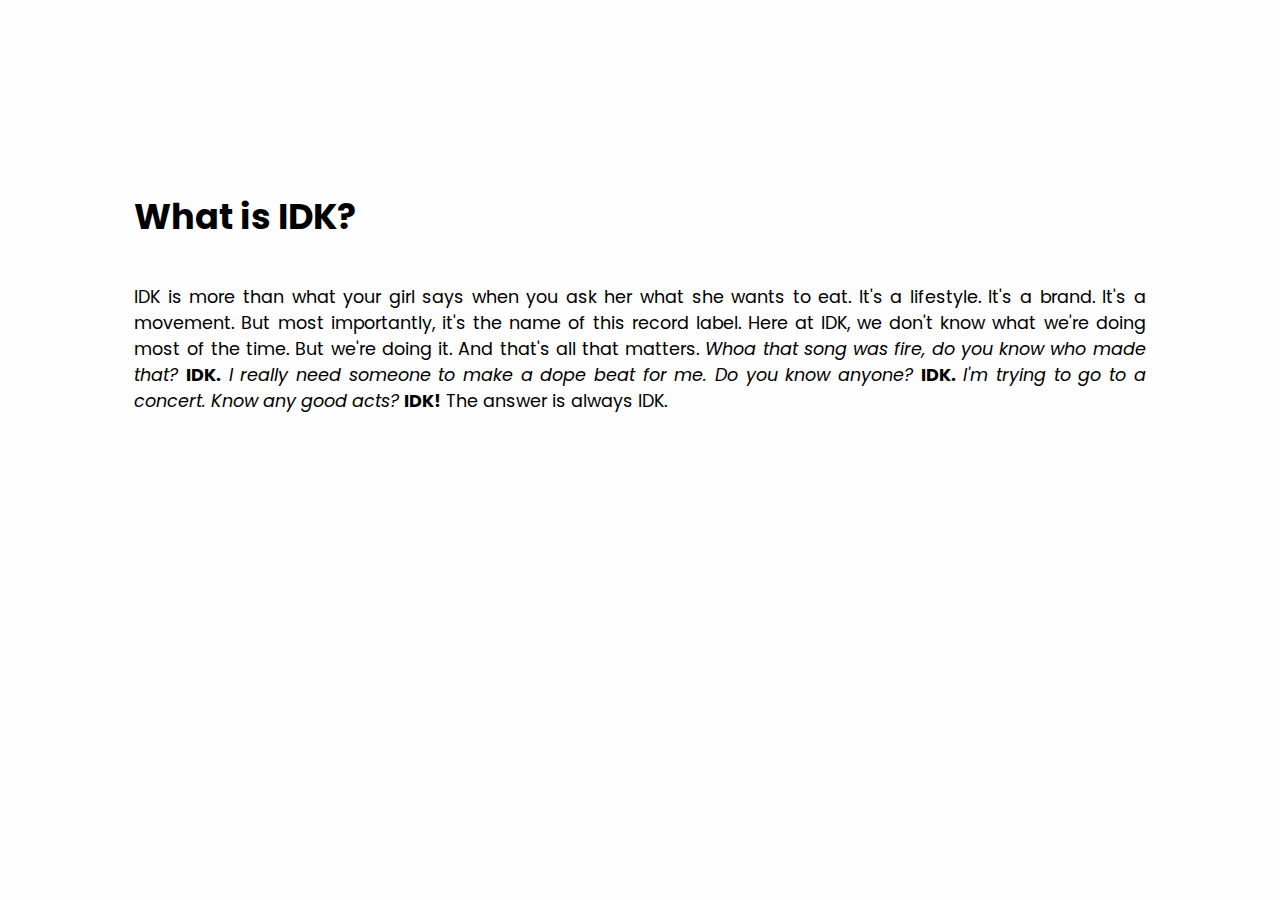
<file: index.html>
<!DOCTYPE html>
<html lang="en">
<head>
      <meta charset="UTF-8">
      <meta name="viewport" content="width=device-width, initial-scale=1.0">
      <meta http-equiv="X-UA-Compatible" content="ie=edge">
      <title>I D K</title>
      <link rel="stylesheet" href="styles/main.css">
      <link rel="stylesheet" href="styles/home.css">
      <script type="text/javascript" src="js/script.js"></script>
</head>
<body>

  <header>
    <nav>
      <input type="checkbox" id="nav" class="hidden">
      <label for="nav" class="nav-btn">
        <i></i>
        <i></i>
        <i></i>
      </label>
      <div class="logo slide">
        <a href="#">IDK</a>
      </div>
      <div class="wide-nav">
        <ul>
          <li class="slide"><a href="#">Home</a></li>
          <li class="slide"><a href="artists.html">Artists</a></li>
          <li class="slide"><a href="shows.html">Shows</a></li>
          <li class="slide"><a href="merch.html">Merch</a></li>
        </ul>
      </div>
      <div class="mobile-nav">
        <ul>
          <li><a href="#">Home</a></li>
          <li><a href="artists.html">Artists</a></li>
          <li><a href="shows.html">Shows</a></li>
          <li><a href="merch.html">Merch</a></li>
        </ul>
      </div>
    </nav>
      </header>



      <main id="home">
        <script>
          document.querySelector('main').classList.add('fade-out');
        </script>
        <h1>What is IDK?</h1>
          <p class="home-bio">
            IDK is more than what your girl says when you ask her what she wants to eat. It's a lifestyle.
            It's a brand. It's a movement. But most importantly, it's the name of this record label. Here at
            IDK, we don't know what we're doing most of the time. But we're doing it. And that's all that matters.
            <em>Whoa that song was fire, do you know who made that?</em>&nbsp;<strong>IDK.</strong> <em>I really need someone
            to make a dope beat for me. Do you know anyone?</em>&nbsp;<strong>IDK.</strong> <em>I'm trying to go to a
            concert. Know any good acts?</em>&nbsp;<strong>IDK!</strong> The answer is always IDK.
          </p>
      </main>
</body>
</html>
</file>
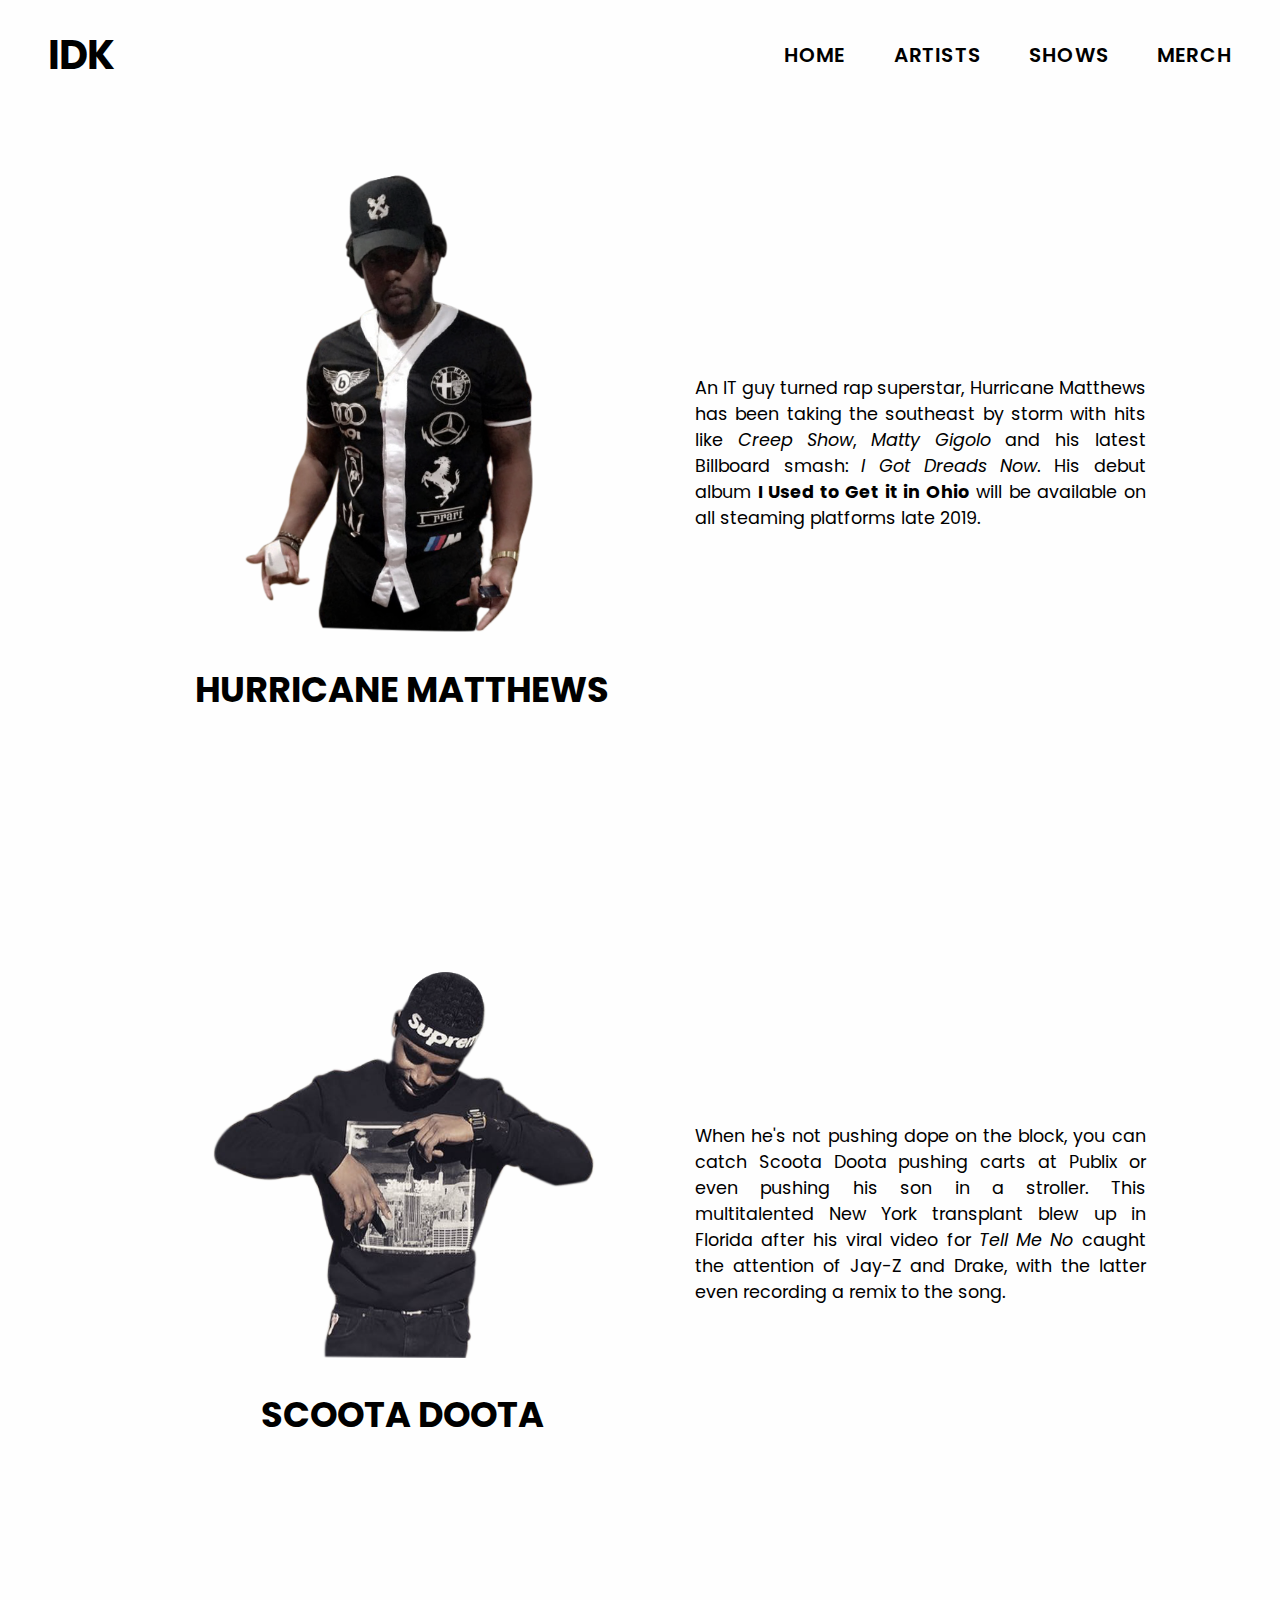
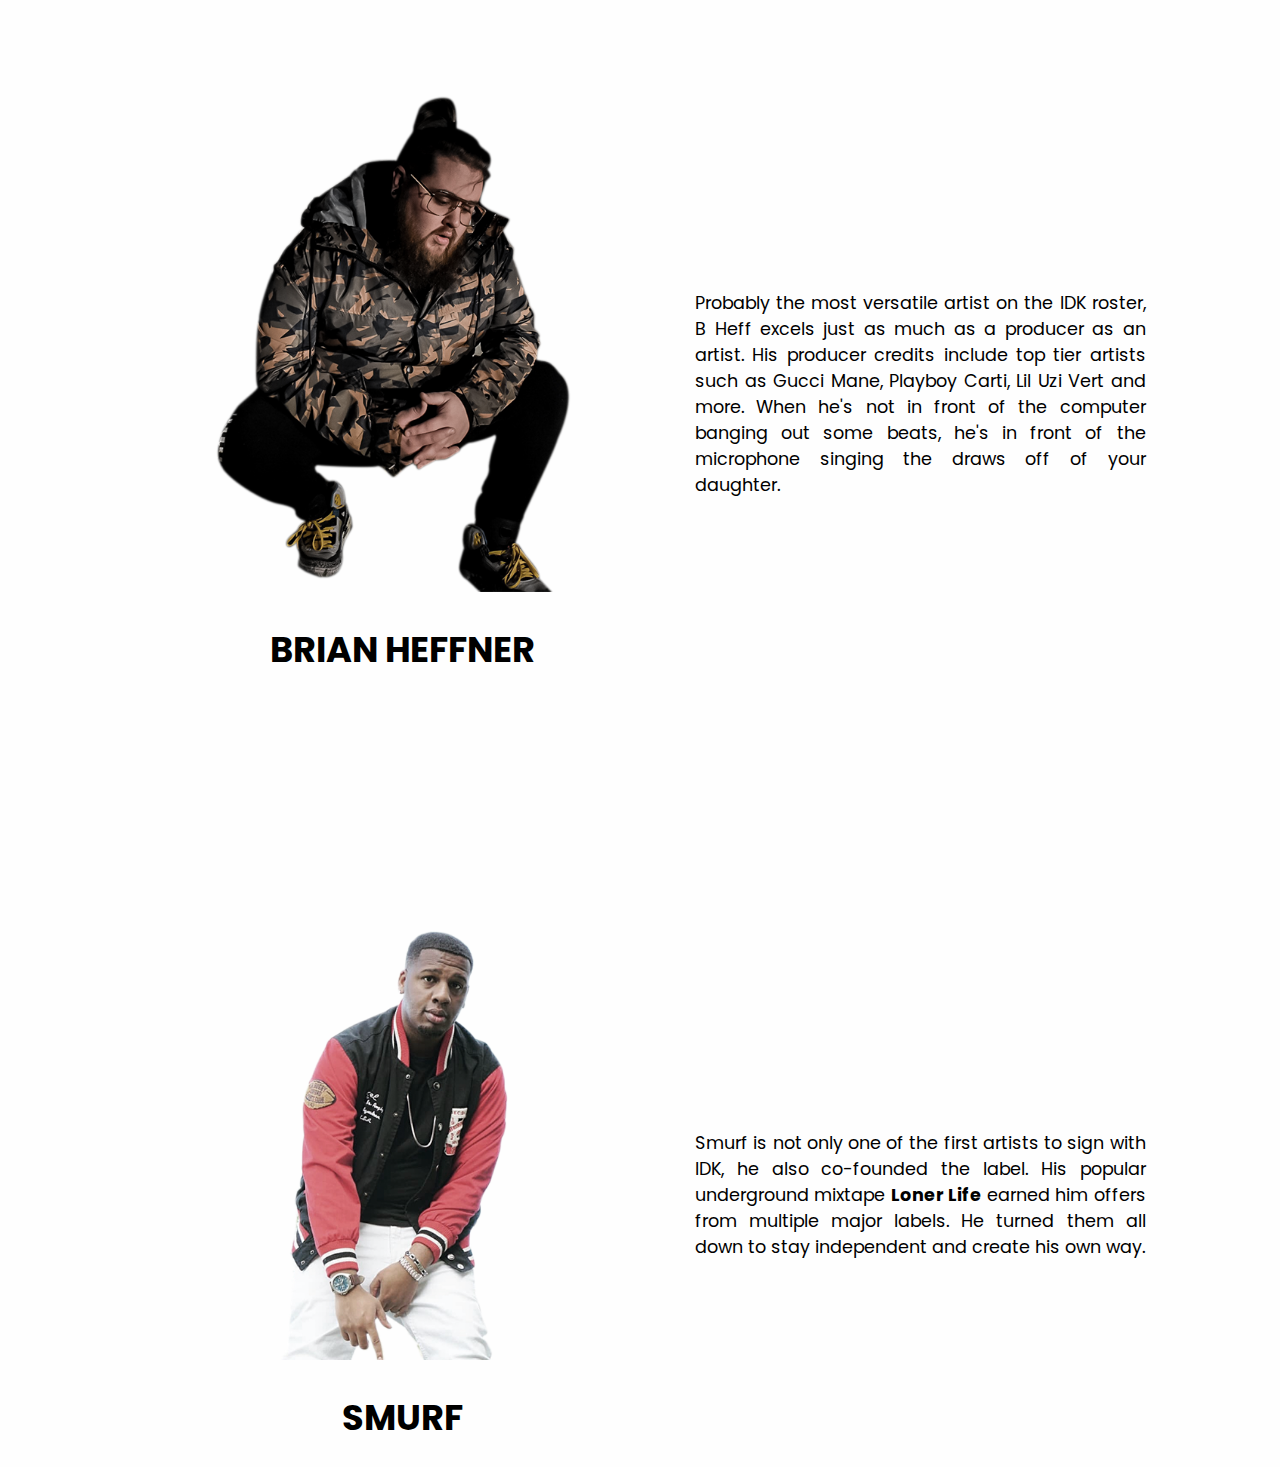
<file: artists.html>
<!DOCTYPE html>
<html lang="en">
<head>
      <meta charset="UTF-8">
      <meta name="viewport" content="width=device-width, initial-scale=1.0">
      <meta http-equiv="X-UA-Compatible" content="ie=edge">
      <title>I D K  |  ARTISTS</title>
      <link rel="stylesheet" href="styles/main.css">
      <script type="text/javascript" src="js/script.js"></script>
</head>
<body>

  <header>
    <nav>
      <input type="checkbox" id="nav" class="hidden">
      <label for="nav" class="nav-btn">
        <i></i>
        <i></i>
        <i></i>
      </label>
      <div class="logo">
        <a href="#">IDK</a>
      </div>
      <div class="wide-nav">
        <ul>
          <li><a href="index.html">Home</a></li>
          <li><a href="#">Artists</a></li>
          <li><a href="shows.html">Shows</a></li>
          <li><a href="merch.html">Merch</a></li>
        </ul>
      </div>
      <div class="mobile-nav">
        <ul>
          <li><a href="index.html">Home</a></li>
          <li><a href="#">Artists</a></li>
          <li><a href="shows.html">Shows</a></li>
          <li><a href="merch.html">Merch</a></li>
        </ul>
      </div>
    </nav>
  </header>



  <main id="artists">
    <script>
      document.querySelector('main').classList.add('fade-out');
    </script>
    <div class="artist">
      <img src="img/matt.png" width="75%" alt="Hurricane Matthews">
      <h1>HURRICANE MATTHEWS</h1>
    </div>
    <div class="artist-bio">
      An IT guy turned rap superstar, Hurricane Matthews has been taking the southeast by storm with
      hits like <em>Creep Show</em>, <em>Matty Gigolo</em> and his latest Billboard smash:
      <em>I Got Dreads Now</em>. His debut album <strong>I Used to Get it in Ohio</strong> will be
      available on all steaming platforms late 2019.
    </div>
      <div class="artist">
        <img src="img/mike.png" width="75%" alt="Scoota Doota">
        <h1>SCOOTA DOOTA</h1>
      </div>
      <div class="artist-bio">
        When he's not pushing dope on the block, you can catch Scoota Doota pushing carts at Publix
        or even pushing his son in a stroller. This multitalented New York transplant blew up in Florida
        after his viral video for <em>Tell Me No</em> caught the attention of Jay-Z and Drake, with
        the latter even recording a remix to the song.
      </div>
      <div class="artist">
        <img src="img/brian.png" width="75%" alt="Brian Heffner">
        <h1>BRIAN HEFFNER</h1>
      </div>
      <div class="artist-bio">
        Probably the most versatile artist on the IDK roster, B Heff excels just as much as a producer
        as an artist. His producer credits include top tier artists such as Gucci Mane, Playboy Carti,
        Lil Uzi Vert and more. When he's not in front of the computer banging out some beats, he's in
        front of the microphone singing the draws off of your daughter.
      </div>
      <div class="artist">
        <img src="img/smurf.png" width="75%" alt="Smurf">
        <h1>SMURF</h1>
      </div>
      <div class="artist-bio">
        Smurf is not only one of the first artists to sign with IDK, he also co-founded the label. His
        popular underground mixtape <strong>Loner Life</strong> earned him offers from multiple major
        labels. He turned them all down to stay independent and create his own way.
      </div>
   </main>
</body>
</html>
</file>
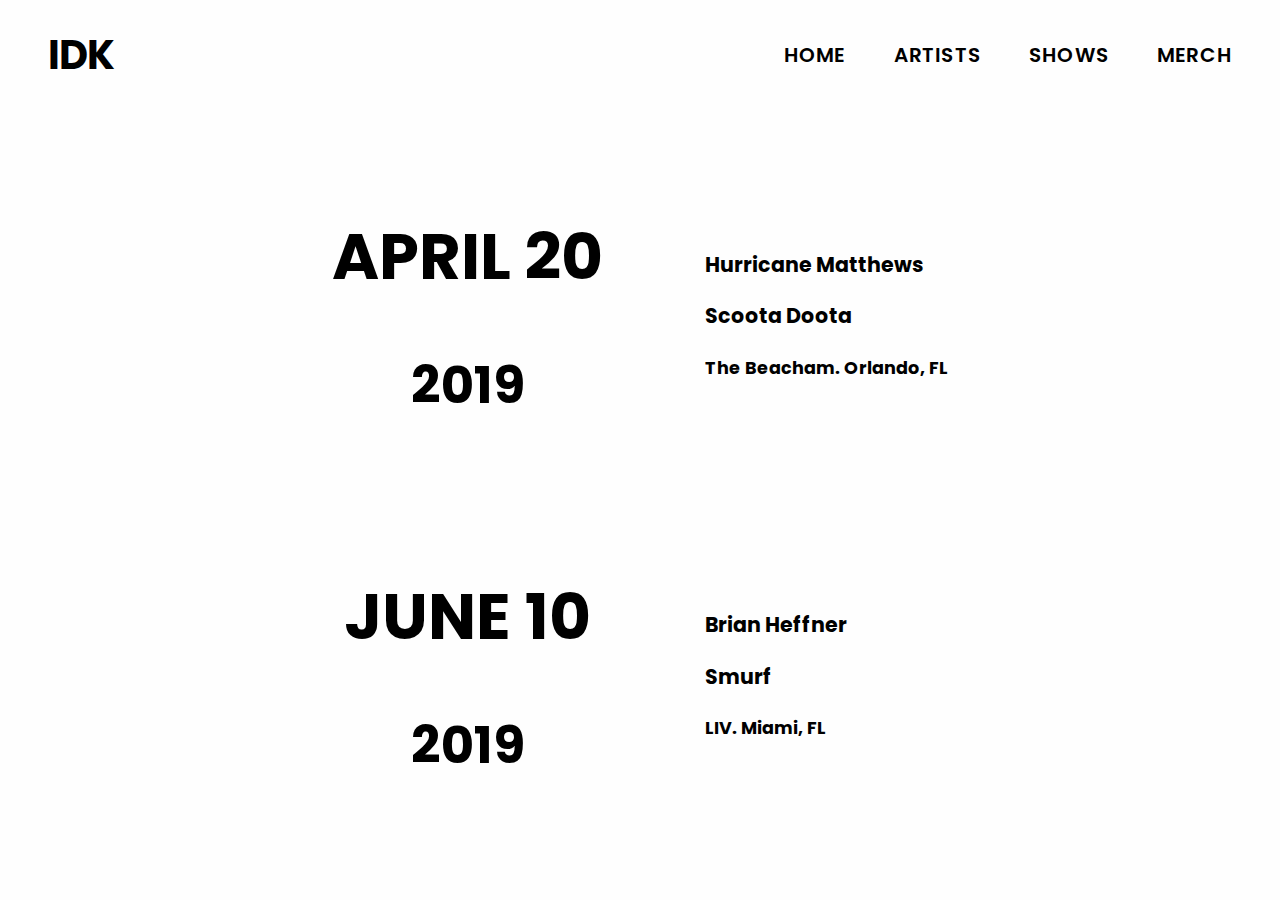
<file: shows.html>
<!DOCTYPE html>
<html lang="en">
<head>
      <meta charset="UTF-8">
      <meta name="viewport" content="width=device-width, initial-scale=1.0">
      <meta http-equiv="X-UA-Compatible" content="ie=edge">
      <title>I D K  |  SHOWS</title>
      <link rel="stylesheet" href="styles/main.css">
      <script type="text/javascript" src="js/script.js"></script>
</head>
<body>


  <header>
    <nav>
      <input type="checkbox" id="nav" class="hidden">
      <label for="nav" class="nav-btn">
        <i></i>
        <i></i>
        <i></i>
      </label>
      <div class="logo">
        <a href="#">IDK</a>
      </div>
      <div class="wide-nav">
        <ul>
          <li><a href="index.html">Home</a></li>
          <li><a href="artists.html">Artists</a></li>
          <li><a href="#">Shows</a></li>
          <li><a href="merch.html">Merch</a></li>
        </ul>
      </div>
      <div class="mobile-nav">
        <ul>
          <li><a href="index.html">Home</a></li>
          <li><a href="artists.html">Artists</a></li>
          <li><a href="#">Shows</a></li>
          <li><a href="merch.html">Merch</a></li>
        </ul>
      </div>
    </nav>
  </header>



  <main id="shows">
    <script>
      document.querySelector('main').classList.add('fade-out');
    </script>
    <div class="date">
      <h1>APRIL 20</h1>
      <h2>2019</h2>
    </div>
    <div>
      <h3>Hurricane Matthews</h3>
      <h3>Scoota Doota</h3>
      <h4>The Beacham. Orlando, FL</h4>
    </div>
    <div class="date">
      <h1>JUNE 10</h1>
      <h2>2019</h2>
    </div>
    <div>
      <h3>Brian Heffner</h3>
      <h3>Smurf</h3>
      <h4>LIV. Miami, FL</h4>
    </div>
  </main>
</body>
</html>
</file>
<file: styles/main.css>
@import url('https://fonts.googleapis.com/css?family=Poppins:300,700');

* {
      box-sizing: border-box;
}

html {
  background-color: #fefefe;
}

body {
  font-family: 'Poppins';
  background-color: #fefefe;
}


main {
  opacity: 1;
  transition: 1s opacity;
  display: grid;
  margin-top: 3rem;
  font-size: 1.1rem;
}

main.fade-out {
  opacity: 0;
  transition: none;
}

main#home {
  grid-template-columns: auto;
}

main#home p {
  text-align: justify;
  text-justify: inter-word;
}

main#artists {
  grid-template-columns: auto auto;
  align-items: center;
  grid-column-gap: 2.5%;
  grid-row-gap: 10%;
}

main#artists .artist {
  text-align: center;
}

main#artists .artist-bio {
  text-align: justify;
  text-justify: inter-word;
}

main#artists img {
  width: 75%;
}

main#shows {
  grid-template-columns: auto auto;
  grid-gap: 10%;
  justify-content: center;
  align-items: center;
}

.date {
  text-align: center;
  display: block;
}

.date h1 {
  font-size: 5vw;
}

.date h2 {
  font-size: 4vw;
}

main#merch {
  grid-template-columns: auto auto auto auto;
  text-align: center;
  justify-content: center;
  grid-gap: 7%;
}

nav {
  padding: 1rem;
  overflow: hidden;
  background-color: #fefefe;
  display: flex;
  justify-content: space-between;
  align-items: center;
  text-transform: uppercase;
}

.logo {
  position: absolute;
  left: 3rem;

}

.logo a {
  color: #000;
  font-weight: 700;
  font-size: 2.5rem;
  letter-spacing: 0px;
  text-decoration: none;
}

nav ul {
  float: right;
}

nav ul li {
  display: inline-block;
  float: left;

}

@keyframes slideIn {
  from {

  }
  to {
    transform: translateX(0);
  }
}

nav ul li:not(:first-child) {
  margin-left: 48px;
}

nav ul li:last-child {
  margin-right: 24px;
}

nav ul li a {
  display: inline-block;
  outline: none;
  color: #000;
  text-transform: uppercase;
  text-decoration: none;
  font-size: 1.25rem;
  letter-spacing: 1.2px;
  font-weight: 600;
}

nav ul li a:hover {
  color: #d26a1d;
}

main {
  padding: 1rem 10%;
}

@media screen and (max-width: 1000px){
  main#merch {
    grid-template-columns: auto auto;
    grid-row-gap: 4%;
  }
}

@media screen and (min-width: 701px){
  .mobile-nav {
    display: none;
  }
}
@media screen and (max-width: 700px) {
  .logo {
    padding: 0;
    position: static;
  }

  .wide-nav {
    display: none;
  }

  .mobile-nav {
    position: fixed;
    top: 0;
    left: 0;
    width: 100%;
    height: 100%;
    z-index: -1;
    background: #111;
    opacity: 0;
    transition: all 0.2s ease;
  }

  .mobile-nav ul {
    position: absolute;
    top: 50%;
    transform: translateY(-50%);
    width: 100%;
  }

  .mobile-nav ul li {
    display: block;
    float: none;
    width: 100%;
    text-align: center;
    margin-bottom: 1.2rem;
  }

  .mobile-nav ul li:nth-child(1) a {
    transition-delay: 0.2s;
  }

  .mobile-nav ul li:nth-child(2) a {
    transition-delay: 0.3s;
  }

  .mobile-nav ul li:nth-child(3) a {
    transition-delay: 0.4s;
  }

  .mobile-nav ul li:nth-child(4) a {
    transition-delay: 0.5s;
  }

  .mobile-nav ul li:not(:first-child) {
    margin-left: 0;
  }

  .mobile-nav ul li a {
    padding: 10px 24px;
    opacity: 0;
    color: #fefefe;
    font-size: 3rem;
    font-weight: 600;
    letter-spacing: 1.2px;
    transform: translateX(-20px);
    transition: all 0.2s ease;
  }

  .nav-btn {
    position: fixed;
    right: 1rem;
    top: 10px;
    display: block;
    width: 48px;
    height: 48px;
    cursor: pointer;
    z-index: 9999;
    border-radius: 50%;
  }

  .nav-btn i {
    display: block;
    width: 30px;
    height: 6px;
    background: #000;
    border-radius: 2px;
    margin-left: 14px;
  }

  .nav-btn i:nth-child(1) {
    margin-top: 16px;
  }

  .nav-btn i:nth-child(2) {
    margin-top: 4px;
    opacity: 1;
  }

  .nav-btn i:nth-child(3) {
    margin-top: 4px;
  }

  main#artists {
    grid-template-columns: auto;
    grid-gap: 2.5%;
  }

  main#shows {
    grid-template-columns: auto;
    grid-gap: 10%;
    text-align: center;
  }

  #shows div:not(.date){
    position: relative;
    bottom: 5rem;
  }

  .date h1 {
    font-size: 3rem;
  }

  .date h2 {
    font-size: 2.5rem;
  }

  main#merch {
    grid-template-columns: auto;
    grid-row-gap: 2%;
  }
}

#nav:checked + .nav-btn {
  transform: rotate(45deg);
}

#nav:checked + .nav-btn i {
  background: #fefefe;
  transition: transform 0.2s ease;
}

#nav:checked + .nav-btn i:nth-child(1) {
  transform: translateY(12px) rotate(180deg);
}

#nav:checked + .nav-btn i:nth-child(2) {
  opacity: 0;
}

#nav:checked + .nav-btn i:nth-child(3) {
  transform: translateY(-8px) rotate(90deg);
}

#nav:checked ~ .mobile-nav {
  z-index: 9990;
  opacity: 1;
}

#nav:checked ~ .mobile-nav ul li a {
  opacity: 1;
  transform: translateX(0);
}

.hidden {
  display: none;
}
</file>
<file: styles/home.css>
.logo.slide{
      transform: translateX(-100rem);
      animation: slideIn .3s forwards;
}

nav ul li.slide {
      transform: translateX(100rem);
      animation: slideIn .6s forwards;
}

@keyframes slideIn {
  from {

  }
  to {
    transform: translateX(0);
  }
}
</file>
